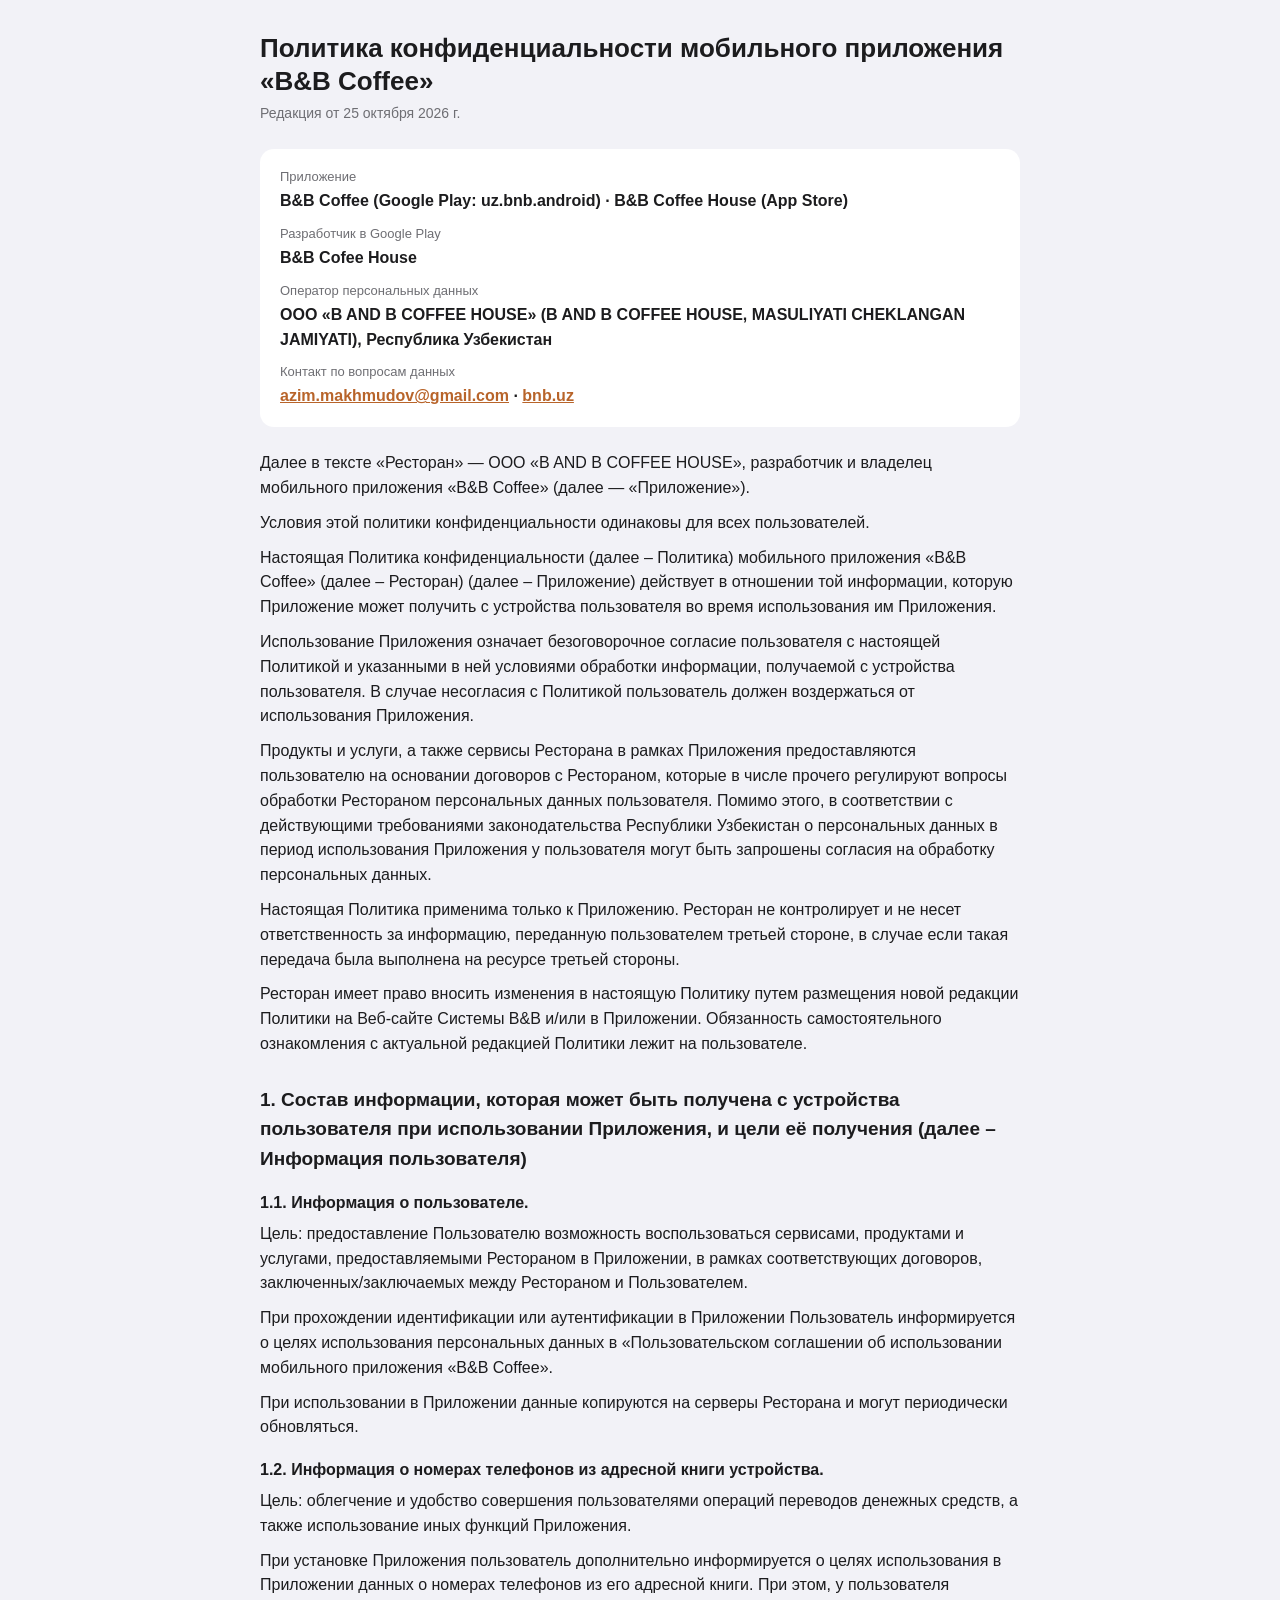
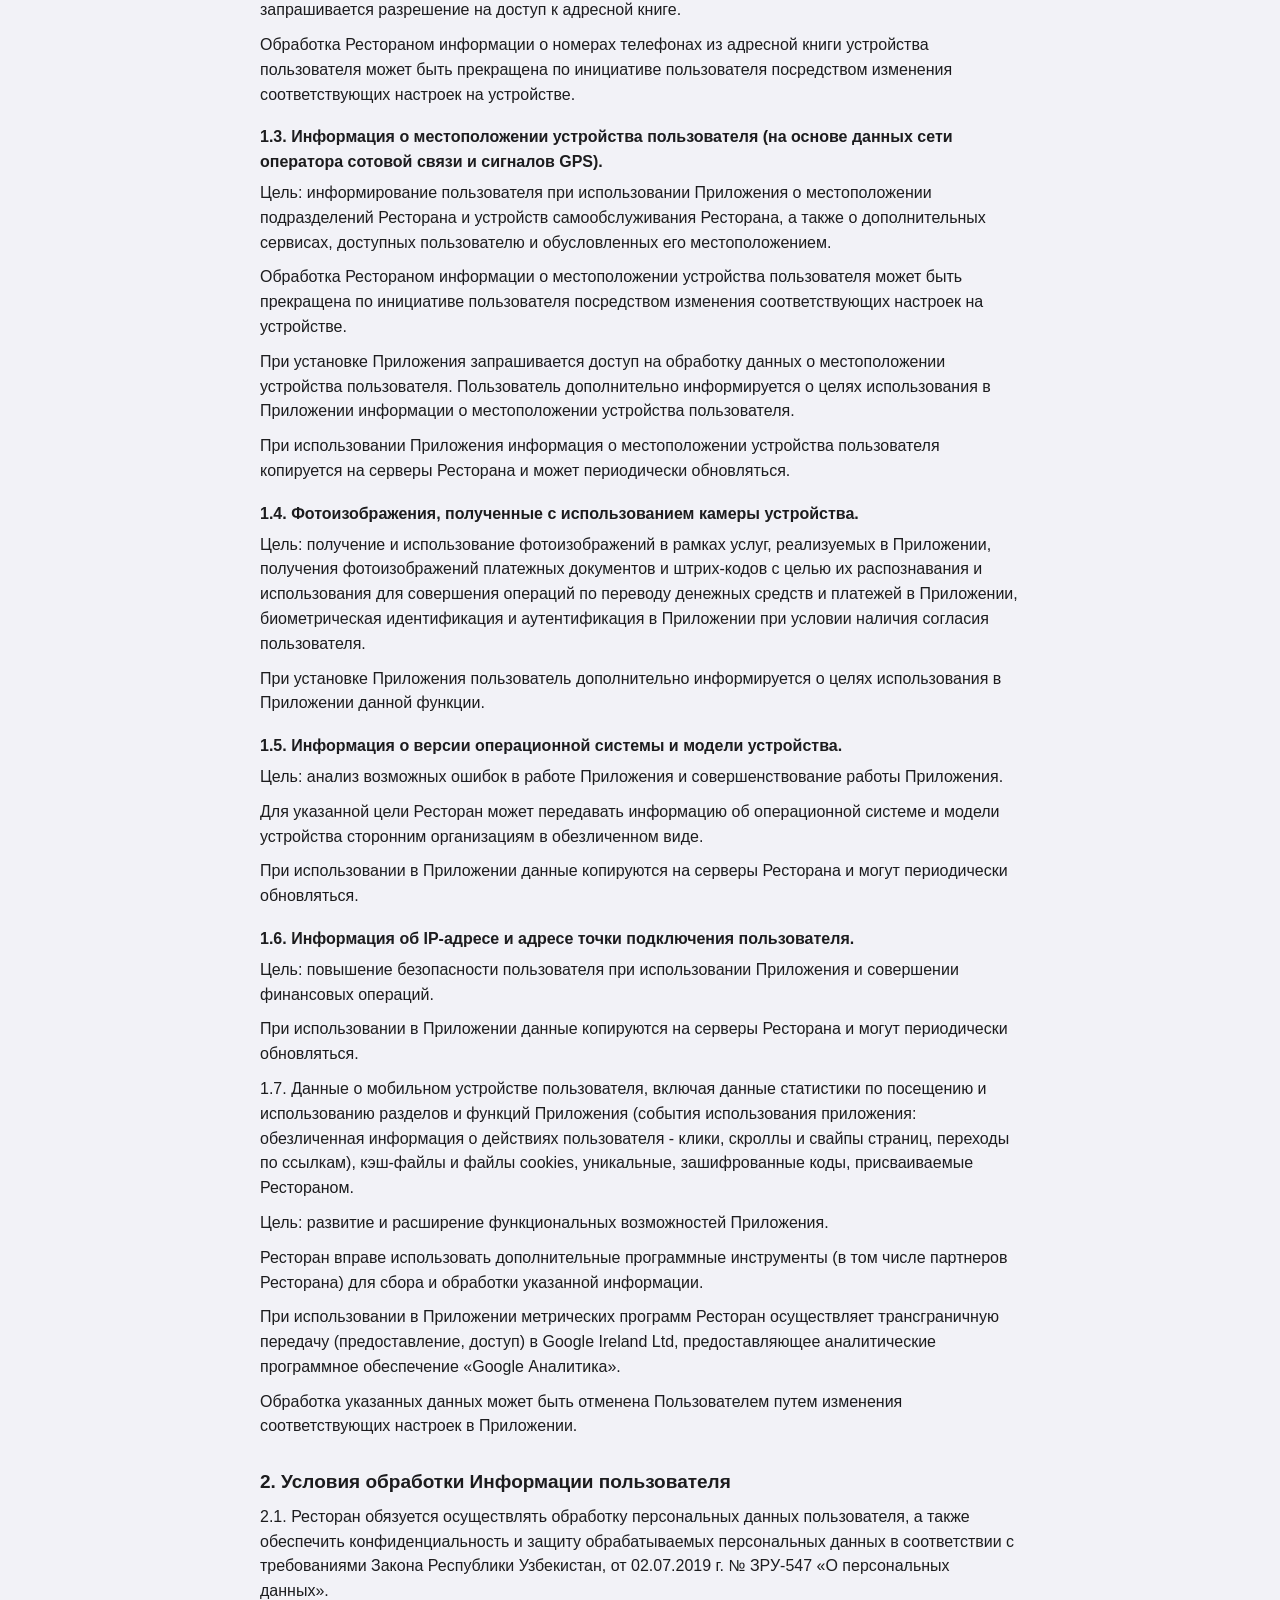
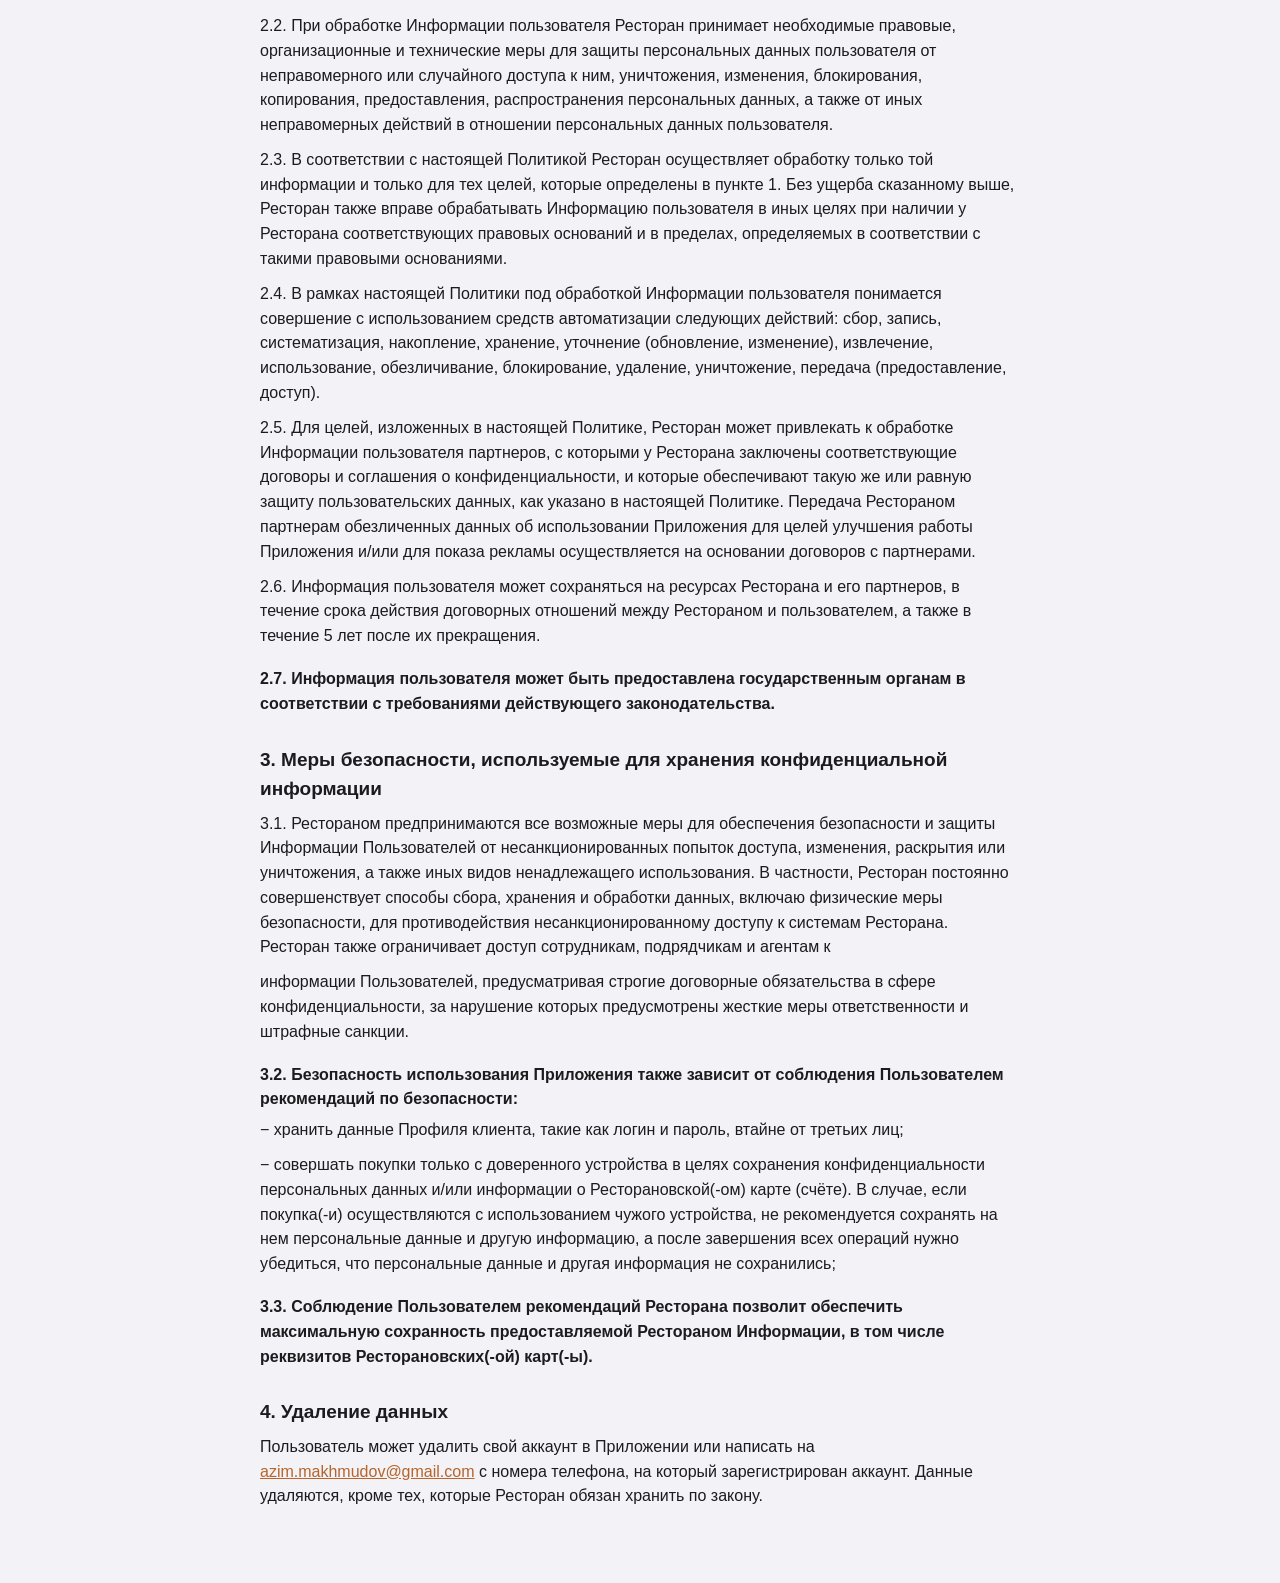
<file: privacy/index.html>
<!DOCTYPE html>
<html lang="ru">
<head>
<meta charset="UTF-8">
<meta name="viewport" content="width=device-width, initial-scale=1.0">
<title>Политика конфиденциальности — B&amp;B Coffee</title>
<style>
body{margin:0;background:#f2f2f7;color:#1c1c1e;font:16px/1.55 -apple-system,BlinkMacSystemFont,"Segoe UI",Roboto,sans-serif}
main{max-width:760px;margin:0 auto;padding:32px 20px 64px}
h1{font-size:26px;line-height:1.25;margin:0 0 6px}
.meta{color:#6e6e73;font-size:14px;margin:0 0 24px}
.card{background:#fff;border-radius:14px;padding:18px 20px;margin:0 0 24px}
.card dt{color:#6e6e73;font-size:13px;margin-top:10px}.card dt:first-child{margin-top:0}
.card dd{margin:2px 0 0;font-weight:600}
h2{font-size:19px;margin:28px 0 8px}h3{font-size:16px;margin:18px 0 6px}
p{margin:0 0 10px}a{color:#b8642a}
</style>
</head>
<body><main>
<h1>Политика конфиденциальности мобильного приложения «B&amp;B Coffee»</h1>
<p class="meta">Редакция от 25 октября 2026 г.</p>
<dl class="card">
<dt>Приложение</dt><dd>B&amp;B Coffee (Google Play: uz.bnb.android) · B&amp;B Coffee House (App Store)</dd>
<dt>Разработчик в Google Play</dt><dd>B&amp;B Cofee House</dd>
<dt>Оператор персональных данных</dt><dd>OOO «B AND B COFFEE HOUSE» (B AND B COFFEE HOUSE, MASULIYATI CHEKLANGAN JAMIYATI), Республика Узбекистан</dd>
<dt>Контакт по вопросам данных</dt><dd><a href="mailto:azim.makhmudov@gmail.com">azim.makhmudov@gmail.com</a> · <a href="https://bnb.uz">bnb.uz</a></dd>
</dl>
<p>Далее в тексте «Ресторан» — OOO «B AND B COFFEE HOUSE», разработчик и владелец мобильного приложения «B&amp;B Coffee» (далее — «Приложение»).</p>
<p>Условия этой политики конфиденциальности одинаковы для всех пользователей.</p>
<p>Настоящая Политика конфиденциальности (далее – Политика) мобильного приложения «B&amp;B Coffee» (далее – Ресторан) (далее – Приложение) действует в отношении той информации, которую Приложение может получить с устройства пользователя во время использования им Приложения.</p>
<p>Использование Приложения означает безоговорочное согласие пользователя с настоящей Политикой и указанными в ней условиями обработки информации, получаемой с устройства пользователя. В случае несогласия с Политикой пользователь должен воздержаться от использования Приложения.</p>
<p>Продукты и услуги, а также сервисы Ресторана в рамках Приложения предоставляются пользователю на основании договоров с Рестораном, которые в числе прочего регулируют вопросы обработки Рестораном персональных данных пользователя. Помимо этого, в соответствии с действующими требованиями законодательства Республики Узбекистан о персональных данных в период использования Приложения у пользователя могут быть запрошены согласия на обработку персональных данных.</p>
<p>Настоящая Политика применима только к Приложению. Ресторан не контролирует и не несет ответственность за информацию, переданную пользователем третьей стороне, в случае если такая передача была выполнена на ресурсе третьей стороны.</p>
<p>Ресторан имеет право вносить изменения в настоящую Политику путем размещения новой редакции Политики на Веб-сайте Системы B&amp;B и/или в Приложении. Обязанность самостоятельного ознакомления с актуальной редакцией Политики лежит на пользователе.</p>
<h2>1. Состав информации, которая может быть получена с устройства пользователя при использовании Приложения, и цели её получения (далее – Информация пользователя)</h2>
<h3>1.1. Информация о пользователе.</h3>
<p>Цель: предоставление Пользователю возможность воспользоваться сервисами, продуктами и услугами, предоставляемыми Рестораном в Приложении, в рамках соответствующих договоров, заключенных/заключаемых между Рестораном и Пользователем.</p>
<p>При прохождении идентификации или аутентификации в Приложении Пользователь информируется о целях использования персональных данных в «Пользовательском соглашении об использовании мобильного приложения «B&amp;B Coffee».</p>
<p>При использовании в Приложении данные копируются на серверы Ресторана и могут периодически обновляться.</p>
<h3>1.2. Информация о номерах телефонов из адресной книги устройства.</h3>
<p>Цель: облегчение и удобство совершения пользователями операций переводов денежных средств, а также использование иных функций Приложения.</p>
<p>При установке Приложения пользователь дополнительно информируется о целях использования в Приложении данных о номерах телефонов из его адресной книги. При этом, у пользователя запрашивается разрешение на доступ к адресной книге.</p>
<p>Обработка Рестораном информации о номерах телефонах из адресной книги устройства пользователя может быть прекращена по инициативе пользователя посредством изменения соответствующих настроек на устройстве.</p>
<h3>1.3. Информация о местоположении устройства пользователя (на основе данных сети оператора сотовой связи и сигналов GPS).</h3>
<p>Цель: информирование пользователя при использовании Приложения о местоположении подразделений Ресторана и устройств самообслуживания Ресторана, а также о дополнительных сервисах, доступных пользователю и обусловленных его местоположением.</p>
<p>Обработка Рестораном информации о местоположении устройства пользователя может быть прекращена по инициативе пользователя посредством изменения соответствующих настроек на устройстве.</p>
<p>При установке Приложения запрашивается доступ на обработку данных о местоположении устройства пользователя. Пользователь дополнительно информируется о целях использования в Приложении информации о местоположении устройства пользователя.</p>
<p>При использовании Приложения информация о местоположении устройства пользователя копируется на серверы Ресторана и может периодически обновляться.</p>
<h3>1.4. Фотоизображения, полученные с использованием камеры устройства.</h3>
<p>Цель: получение и использование фотоизображений в рамках услуг, реализуемых в Приложении, получения фотоизображений платежных документов и штрих-кодов с целью их распознавания и использования для совершения операций по переводу денежных средств и платежей в Приложении, биометрическая идентификация и аутентификация в Приложении при условии наличия согласия пользователя.</p>
<p>При установке Приложения пользователь дополнительно информируется о целях использования в Приложении данной функции.</p>
<h3>1.5. Информация о версии операционной системы и модели устройства.</h3>
<p>Цель: анализ возможных ошибок в работе Приложения и совершенствование работы Приложения.</p>
<p>Для указанной цели Ресторан может передавать информацию об операционной системе и модели устройства сторонним организациям в обезличенном виде.</p>
<p>При использовании в Приложении данные копируются на серверы Ресторана и могут периодически обновляться.</p>
<h3>1.6. Информация об IP-адресе и адресе точки подключения пользователя.</h3>
<p>Цель: повышение безопасности пользователя при использовании Приложения и совершении финансовых операций.</p>
<p>При использовании в Приложении данные копируются на серверы Ресторана и могут периодически обновляться.</p>
<p>1.7. Данные о мобильном устройстве пользователя, включая данные статистики по посещению и использованию разделов и функций Приложения (события использования приложения: обезличенная информация о действиях пользователя - клики, скроллы и свайпы страниц, переходы по ссылкам), кэш-файлы и файлы cookies, уникальные, зашифрованные коды, присваиваемые Рестораном.</p>
<p>Цель: развитие и расширение функциональных возможностей Приложения.</p>
<p>Ресторан вправе использовать дополнительные программные инструменты (в том числе партнеров Ресторана) для сбора и обработки указанной информации.</p>
<p>При использовании в Приложении метрических программ Ресторан осуществляет трансграничную передачу (предоставление, доступ) в Google Ireland Ltd, предоставляющее аналитические программное обеспечение «Google Аналитика».</p>
<p>Обработка указанных данных может быть отменена Пользователем путем изменения соответствующих настроек в Приложении.</p>
<h2>2. Условия обработки Информации пользователя</h2>
<p>2.1. Ресторан обязуется осуществлять обработку персональных данных пользователя, а также обеспечить конфиденциальность и защиту обрабатываемых персональных данных в соответствии с требованиями Закона Республики Узбекистан, от 02.07.2019 г. № ЗРУ-547 «О персональных данных».</p>
<p>2.2. При обработке Информации пользователя Ресторан принимает необходимые правовые, организационные и технические меры для защиты персональных данных пользователя от неправомерного или случайного доступа к ним, уничтожения, изменения, блокирования, копирования, предоставления, распространения персональных данных, а также от иных неправомерных действий в отношении персональных данных пользователя.</p>
<p>2.3. В соответствии с настоящей Политикой Ресторан осуществляет обработку только той информации и только для тех целей, которые определены в пункте 1. Без ущерба сказанному выше, Ресторан также вправе обрабатывать Информацию пользователя в иных целях при наличии у Ресторана соответствующих правовых оснований и в пределах, определяемых в соответствии с такими правовыми основаниями.</p>
<p>2.4. В рамках настоящей Политики под обработкой Информации пользователя понимается совершение с использованием средств автоматизации следующих действий: сбор, запись, систематизация, накопление, хранение, уточнение (обновление, изменение), извлечение, использование, обезличивание, блокирование, удаление, уничтожение, передача (предоставление, доступ).</p>
<p>2.5. Для целей, изложенных в настоящей Политике, Ресторан может привлекать к обработке Информации пользователя партнеров, с которыми у Ресторана заключены соответствующие договоры и соглашения о конфиденциальности, и которые обеспечивают такую же или равную защиту пользовательских данных, как указано в настоящей Политике. Передача Рестораном партнерам обезличенных данных об использовании Приложения для целей улучшения работы Приложения и/или для показа рекламы осуществляется на основании договоров с партнерами.</p>
<p>2.6. Информация пользователя может сохраняться на ресурсах Ресторана и его партнеров, в течение срока действия договорных отношений между Рестораном и пользователем, а также в течение 5 лет после их прекращения.</p>
<h3>2.7. Информация пользователя может быть предоставлена государственным органам в соответствии с требованиями действующего законодательства.</h3>
<h2>3. Меры безопасности, используемые для хранения конфиденциальной информации</h2>
<p>3.1. Рестораном предпринимаются все возможные меры для обеспечения безопасности и защиты Информации Пользователей от несанкционированных попыток доступа, изменения, раскрытия или уничтожения, а также иных видов ненадлежащего использования. В частности, Ресторан постоянно совершенствует способы сбора, хранения и обработки данных, включаю физические меры безопасности, для противодействия несанкционированному доступу к системам Ресторана. Ресторан также ограничивает доступ сотрудникам, подрядчикам и агентам к</p>
<p>информации Пользователей, предусматривая строгие договорные обязательства в сфере конфиденциальности, за нарушение которых предусмотрены жесткие меры ответственности и штрафные санкции.</p>
<h3>3.2. Безопасность использования Приложения также зависит от соблюдения Пользователем рекомендаций по безопасности:</h3>
<p>− хранить данные Профиля клиента, такие как логин и пароль, втайне от третьих лиц;</p>
<p>− совершать покупки только с доверенного устройства в целях сохранения конфиденциальности персональных данных и/или информации о Ресторановской(-ом) карте (счёте). В случае, если покупка(-и) осуществляются с использованием чужого устройства, не рекомендуется сохранять на нем персональные данные и другую информацию, а после завершения всех операций нужно убедиться, что персональные данные и другая информация не сохранились;</p>
<h3>3.3. Соблюдение Пользователем рекомендаций Ресторана позволит обеспечить максимальную сохранность предоставляемой Рестораном Информации, в том числе реквизитов Ресторановских(-ой) карт(-ы).</h3>
<h2>4. Удаление данных</h2>
<p>Пользователь может удалить свой аккаунт в Приложении или написать на <a href="mailto:azim.makhmudov@gmail.com">azim.makhmudov@gmail.com</a> с номера телефона, на который зарегистрирован аккаунт. Данные удаляются, кроме тех, которые Ресторан обязан хранить по закону.</p>
</main></body></html>
</file>
